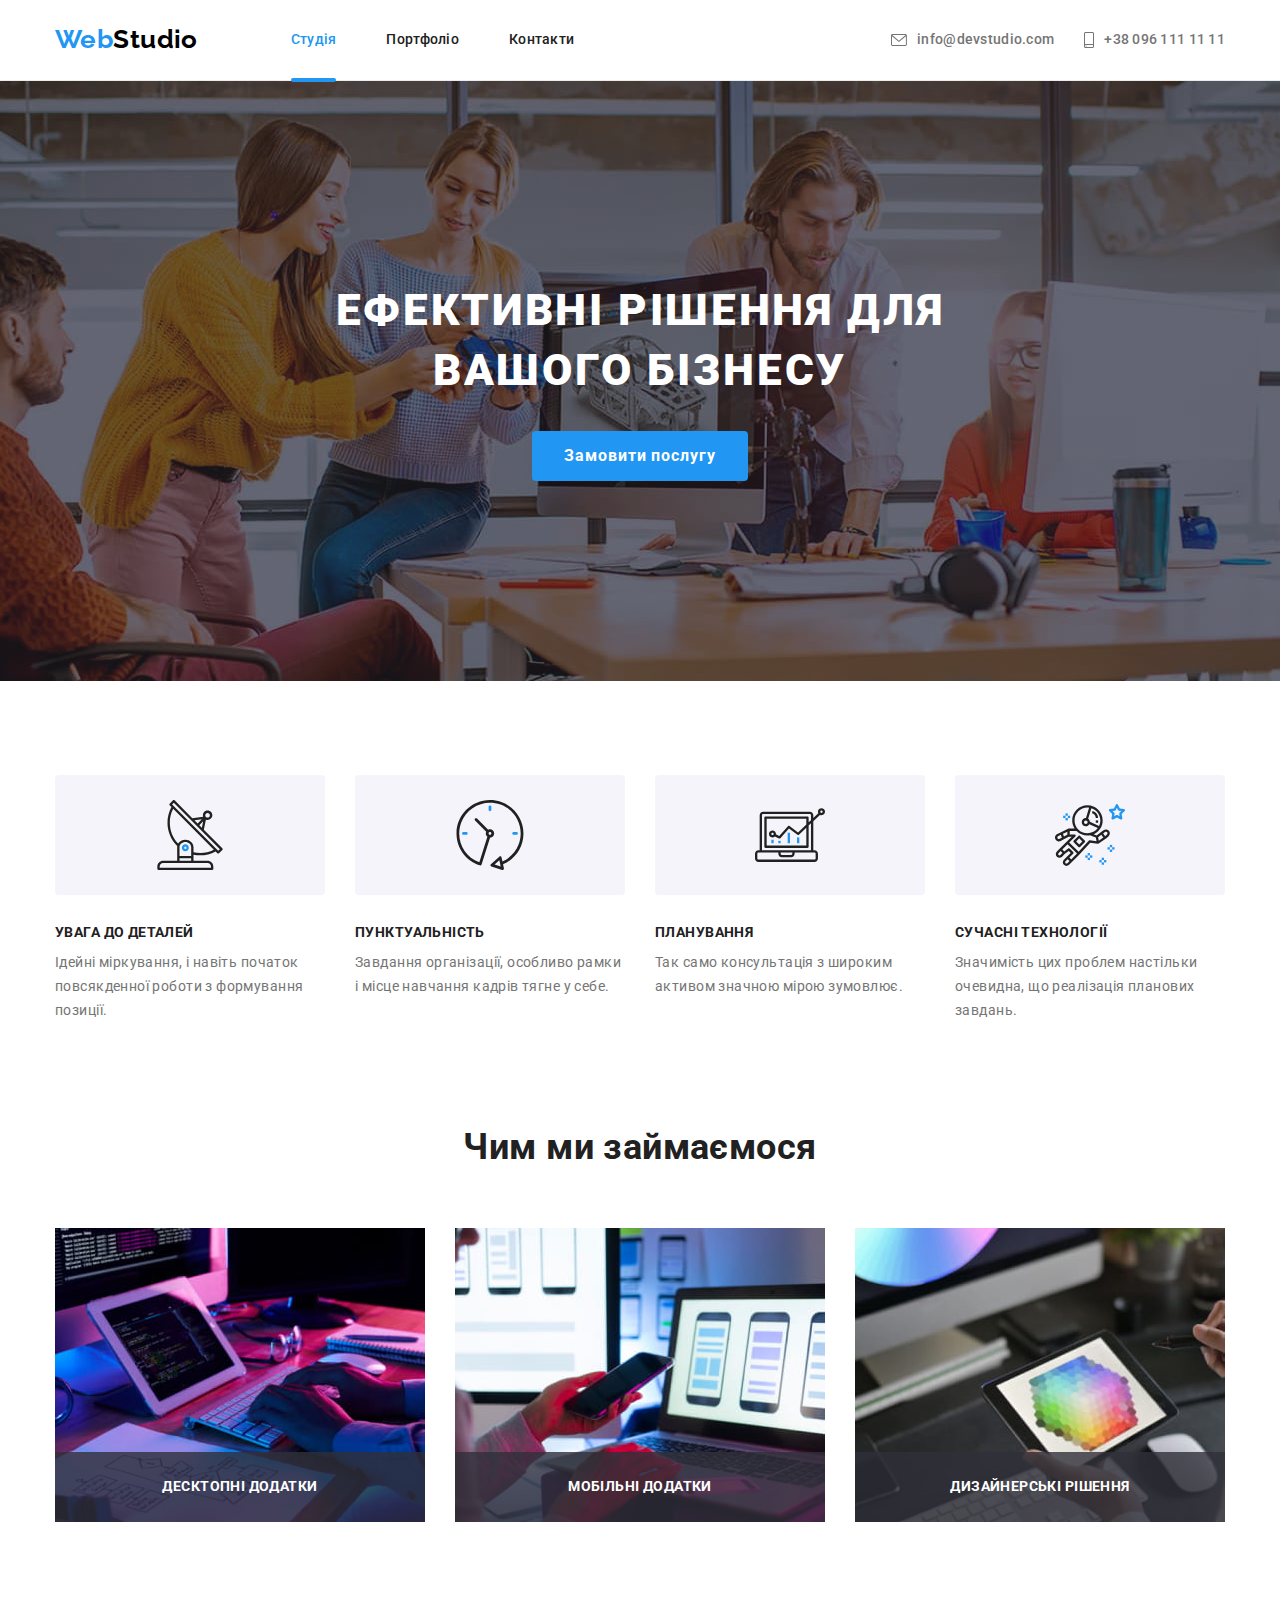
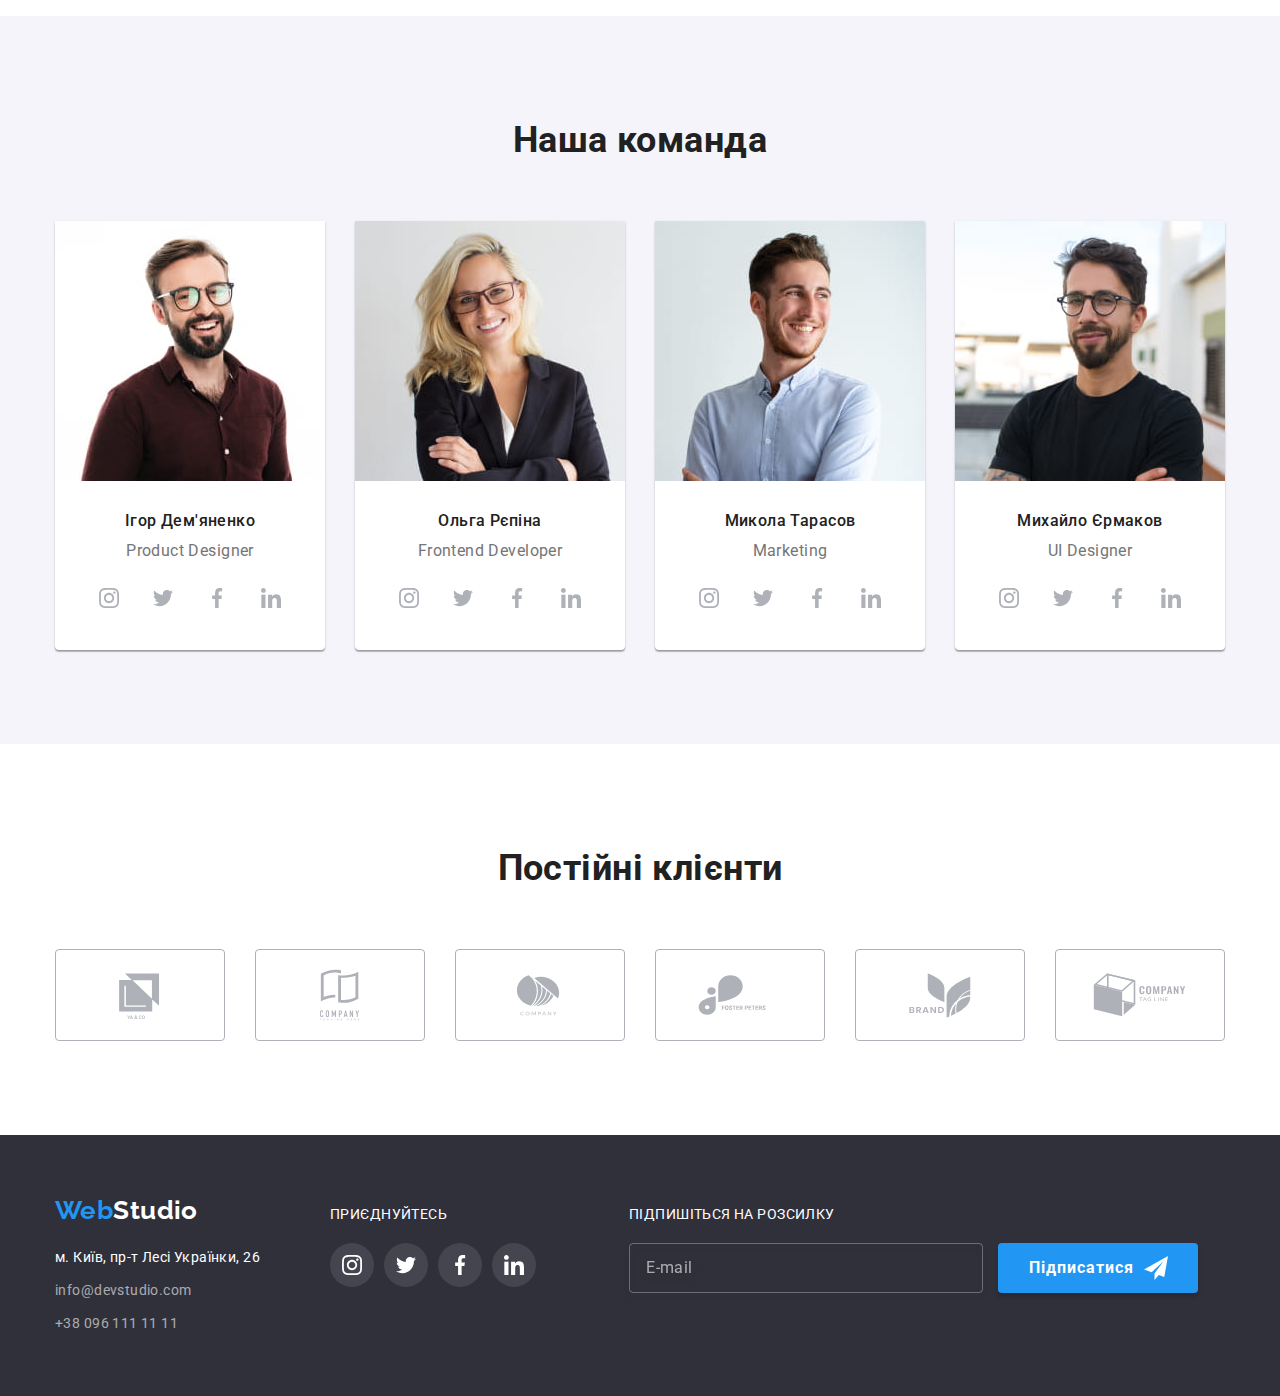
<file: index.html>
<!DOCTYPE html>
<html lang="uk">
<head>
   <meta charset="UTF-8">
   <meta http-equiv="X-UA-Compatible" content="IE=edge">
   <meta name="viewport" content="width=device-width, initial-scale=1.0">
   <title>WebStudio</title>

   <link rel="preconnect" href="https://fonts.googleapis.com">
   <link rel="preconnect" href="https://fonts.gstatic.com" crossorigin>
   <link href="https://fonts.googleapis.com/css2?family=Raleway:wght@700&family=Roboto:wght@400;500;700;900&display=swap"
      rel="stylesheet">
   <link rel="stylesheet" href="https://cdnjs.cloudflare.com/ajax/libs/modern-normalize/1.1.0/modern-normalize.min.css">
   <link rel="stylesheet" href="./css/styles.css">
</head>
<body>

   <header class="page-header">
      <div class="main-nav" >
      <nav class="header-nav">
         <a href="./index.html" class="logo"><span class="logo-accent">Web</span>Studio</a>
         <ul class="site-nav list">
            <li class="item"><a href="./index.html" class="link current">Студія</a></li>
            <li class="item"><a href="./portfolio.html" class="link">Портфоліо</a></li>
            <li class="item"><a href="#" class="link">Контакти</a></li>
         </ul>
      </nav>   
      <ul class="contact-nav list">
         <li class="item">
            <a href="mailto:info@devstudio.com" class="link">
               <svg class="icon-envelope" width="16" height="12">
                  <use href="./images/icons.svg#icon-envelope"></use>
               </svg>
            info@devstudio.com
            </a>
         </li>
         <li class="item">
            <a href="tel:+380961111111" class="link">
               <svg class="icon-smartphone" width="10" height="16">
                  <use href="./images/icons.svg#icon-smartphone"></use>
               </svg>
            +38 096 111 11 11
            </a>
         </li>
      </ul> 
      </div>
   </header>

   <main>

<!--hero-->
      <section class="hero section">
         <div class="container hero-content">
            <h1 class="hero-title">Ефективні рішення для вашого бізнесу</h1>
            <button type="button" class="button primary hero-em pointer" data-modal-open>Замовити послугу</button>
         </div>
      </section>


<!--features-->
      <section class="section">  
         <div class="container"></div>
         <!--заховати в css для індексатора <h2>Особливості</h2>-->
         <h2 class="section-title visually-hidden">Особливості</h2>  
            <ul class="features list">
               <li class="item">
                  <div class="feature-thumb"> 
                     <svg class="feature-icon">
                        <use href="./images/icons.svg#icon-antenna"></use>
                     </svg>
                  </div>
                  <h3 class="title">Увага до деталей</h3>
                  <p class="text">Ідейні міркування, і навіть початок повсякденної роботи з формування позиції.</p>
               </li>
               <li class="item">
                  <div class="feature-thumb">
                     <svg class="feature-icon">
                        <use href="./images/icons.svg#icon-clock"></use>
                     </svg>
                  </div>
                  <h3 class="title">Пунктуальність</h3>
                  <p class="text">Завдання організації, особливо рамки і місце навчання кадрів тягне у себе.</p>
               </li>
               <li class="item">
                  <div class="feature-thumb">
                     <svg class="feature-icon">
                        <use href="./images/icons.svg#icon-diagram"></use>
                     </svg>
                  </div>
                  <h3 class="title">Планування</h3>
                  <p class="text">Так само консультація з широким активом значною мірою зумовлює.</p>  
               </li>
               <li class="item">
                  <div class="feature-thumb">
                     <svg class="feature-icon">
                        <use href="./images/icons.svg#icon-astronaut"></use>
                     </svg>
                  </div>
                  <h3 class="title">Сучасні технології</h3>
                  <p class="text">Значимість цих проблем настільки очевидна, що реалізація планових завдань.</p>
               </li>
            </ul>
         </div>
      </section>

<!--work-->
      <section class="section no-padding-top"><!--no-padding-top-->
         <div class="container">
         <h2 class="section-title works-title">Чим ми займаємося</h2>       
            <ul class="works list">
               <li class="item descr">
                  <img class="pic" src="./images/img1.jpg" alt="робочий стіл за яким програміст прописує код" width="370">
                  <div class="descr-thumb">
                     <h3 class="work-descr">Десктопні додатки</h3>
                  </div>
               </li>
               <li class="item descr">
                  <img class="pic" src="./images/img2.jpg" alt="на екрані ноутбука прототип додатку телефона, що тримає в лівій руці" width="370">
                  <div class="descr-thumb">
                     <h3 class="work-descr">Мобільні додатки</h3>
                  </div>
               </li>
               <li class="item descr">
                  <img class="pic" src="./images/img3.jpg" alt="кольорова палітра на екрані планшету, який в лівій руці" width="370">
                  <div class="descr-thumb">
                     <h3 class="work-descr">Дизайнерські рішення</h3>
                  </div>
               </li>
            </ul>
         </div>
      </section>

<!--team section-->
      <section class="team section">
         <div class="container">
            <h2 class="section-title team-title">Наша команда</h2>

            <ul class="team list">
               <li class="avatar">
                  <img class="pic userpic" src="./images/avatar1.jpg" alt="молодик чорнявець в окулярах з бородою в коричневій сорочці" width="270">
                  <div class="user-descr"> 
                     <h3 class="title user-title">Ігор Дем'яненко</h3>
                     <p class="text" lang="en">Product Designer</p>   

                     <ul class="list social-icons">
                        <li class="social-item">
                           <a href="#" class="link social-link" aria-label="instagram">
                              <svg class="social-icon" width="20" height="20"> 
                                 <use href="./images/icons.svg#icon-instagram"></use>
                              </svg>
                           </a>
                        </li>
                        <li class="social-item">
                           <a href="#" class="link social-link" aria-label="twitter">
                              <svg class="social-icon" width="20" height="20">
                                 <use href="./images/icons.svg#icon-twitter"></use>
                              </svg>
                           </a>
                        </li>
                        <li class="social-item">
                           <a href="#" class="link social-link" aria-label="facebook">
                              <svg class="social-icon" width="20" height="20">
                                 <use href="./images/icons.svg#icon-facebook"></use>
                              </svg>
                           </a>
                        </li>
                        <li class="social-item">
                           <a href="#" class="link social-link" aria-label="linkedin">
                              <svg class="social-icon" width="20" height="20">
                                 <use href="./images/icons.svg#icon-linkedin"></use>
                              </svg>
                           </a>
                        </li>
                     </ul>
                  </div>
               </li>
               
               <li class="avatar">
                  <img class="pic userpic" src="./images/avatar2.jpg" alt="молода усміхнена жінка, білявка в окулярах, в чорному жакеті" width="270">
                  <div class="user-descr">
                     <h3 class="title user-title">Ольга Рєпіна</h3>
                     <p class="text" lang="en">Frontend Developer</p>
                  
                     <ul class="list social-icons">
                        <li class="social-item">
                           <a href="#" class="link social-link" aria-label="instagram">
                              <svg class="social-icon" width="20" height="20">
                                 <use href="./images/icons.svg#icon-instagram"></use>
                              </svg>
                           </a>
                        </li>
                        <li class="social-item">
                           <a href="#" class="link social-link" aria-label="twitter">
                              <svg class="social-icon" width="20" height="20">
                                 <use href="./images/icons.svg#icon-twitter"></use>
                              </svg>
                           </a>
                        </li>
                        <li class="social-item">
                           <a href="#" class="link social-link" aria-label="facebook">
                              <svg class="social-icon" width="20" height="20">
                                 <use href="./images/icons.svg#icon-facebook"></use>
                              </svg>
                           </a>
                        </li>
                        <li class="social-item">
                           <a href="#" class="link social-link" aria-label="linkedin">
                              <svg class="social-icon" width="20" height="20">
                                 <use href="./images/icons.svg#icon-linkedin"></use>
                              </svg>
                           </a>
                        </li>
                     </ul>
                  </div>
               </li>
               
               <li class="avatar">
                  <img class="pic userpic" src="./images/avatar3.jpg" alt="усміхнений молодик в блакитній сорочці дивиться в сторону" width="270">
                  <div class="user-descr">
                     <h3 class="title user-title">Микола Тарасов</h3>
                     <p class="text" lang="en">Marketing</p>
                  
                     <ul class="list social-icons">
                        <li class="social-item">
                           <a href="#" class="link social-link" aria-label="instagram">
                              <svg class="social-icon" width="20" height="20">
                                 <use href="./images/icons.svg#icon-instagram"></use>
                              </svg>
                           </a>
                        </li>
                        <li class="social-item">
                           <a href="#" class="link social-link" aria-label="twitter">
                              <svg class="social-icon" width="20" height="20">
                                 <use href="./images/icons.svg#icon-twitter"></use>
                              </svg>
                           </a>
                        </li>
                        <li class="social-item">
                           <a href="#" class="link social-link" aria-label="facebook">
                              <svg class="social-icon" width="20" height="20">
                                 <use href="./images/icons.svg#icon-facebook"></use>
                              </svg>
                           </a>
                        </li>
                        <li class="social-item">
                           <a href="#" class="link social-link" aria-label="linkedin">
                              <svg class="social-icon" width="20" height="20">
                                 <use href="./images/icons.svg#icon-linkedin"></use>
                              </svg>
                           </a>
                        </li>
                     </ul>
                  </div>
               </li>
               
               <li class="avatar">
                  <img class="pic userpic" src="./images/avatar4.jpg" alt="смуглявий чорнявець в окуляр з бородою та у чорній тенісці" width="270">
                  <div class="user-descr">
                     <h3 class="title user-title">Михайло Єрмаков</h3>
                     <p class="text" lang="en">UI Designer</p>
                  
                     <ul class="list social-icons">
                        <li class="social-item">
                           <a href="#" class="link social-link" aria-label="instagram">
                              <svg class="social-icon" width="20" height="20">
                                 <use href="./images/icons.svg#icon-instagram"></use>
                              </svg>
                           </a>
                        </li>
                        <li class="social-item">
                           <a href="#" class="link social-link" aria-label="twitter">
                              <svg class="social-icon" width="20" height="20">
                                 <use href="./images/icons.svg#icon-twitter"></use>
                              </svg>
                           </a>
                        </li>
                        <li class="social-item"> 
                           <a href="#" class="link social-link" aria-label="facebook">
                              <svg class="social-icon" width="20" height="20">
                                 <use href="./images/icons.svg#icon-facebook"></use>
                              </svg>
                           </a>
                        </li>
                        <li class="social-item">
                           <a href="#" class="link social-link" aria-label="linkedin">
                              <svg class="social-icon" width="20" height="20">
                                 <use href="./images/icons.svg#icon-linkedin"></use>
                              </svg>
                           </a>
                        </li>
                     </ul>
                  </div>
               </li>
            </ul>

         </div>
      </section>

<!-- Clients -->
      <section class="section clients">
         <div class="container">
            <h2 class="section-title">Постійні клієнти</h2>
            
            <ul class="list clients-logo">
               <li class="client-item">
                  <a class="link client-link" href="#"> 
                     <svg class="client-icon"> 
                        <use href="./images/icons.svg#icon-logo-client-1">
                        </use>
                     </svg>
                  </a>
               </li>
               <li class="client-item">
                  <a class="link client-link" href="#">
                     <svg class="client-icon">
                        <use href="./images/icons.svg#icon-logo-client-2">
                        </use>
                     </svg>
                  </a>
               </li>
               <li class="client-item">
                  <a class="link client-link" href="#">
                     <svg class="client-icon">
                        <use href="./images/icons.svg#icon-logo-client-3">
                        </use>
                     </svg>
                  </a>
               </li>
               <li class="client-item">
                  <a class="link client-link" href="#">
                     <svg class="client-icon">
                        <use href="./images/icons.svg#icon-logo-client-4">
                        </use>
                     </svg>
                  </a>
               </li>
               <li class="client-item">
                  <a class="link client-link" href="#">
                     <svg class="client-icon">
                        <use href="./images/icons.svg#icon-logo-client-5">
                        </use>
                     </svg>
                  </a>
               </li>
               <li class="client-item">
                  <a class="link client-link" href="#">
                     <svg class="client-icon">
                        <use href="./images/icons.svg#icon-logo-client-6">
                        </use>
                     </svg>
                  </a>
               </li>
            </ul>

         </div>
      </section>
  </main>

<!--footer-->
   <footer class="footer">
      <div class="container">
<!-- Address -->
         <div class="footer-container">
            <a href="./index.html" class="logo"><span class="logo-accent">Web</span>Studio</a>
            <address class="address">               
               <ul class="contacts list">
                  <li class="item"><a class="guide link" href="https://goo.gl/maps/SQqqBB3wvyVHREDV7" target="_blank" rel="noopener nofollow noreferrer">м. Київ, пр-т Лесі Українки, 26</a></li>
                  <li class="item"><a class="contact link" href="mailto:info@devstudio.com">info@devstudio.com</a></li>
                  <li class="item"><a class="contact link" href="tel:+380961111111">+38 096 111 11 11</a></li>
               </ul>
            </address>
         </div>
<!-- Social -->
         <div class="footer-thumb">
            <p class="socials">Приєднуйтесь</p>
            <ul class="list social-icons">
               <li class="social-item">
                  <a class="link social-link" href="#">
                     <svg class="social-icon" width="20" height="20">
                        <use href="./images/icons.svg#icon-instagram"></use>
                     </svg>
                  </a>
               </li>
               <li class="social-item">
                  <a class="link social-link" href="#">
                     <svg class="social-icon" width="20" height="20">
                        <use href="./images/icons.svg#icon-twitter"></use>
                     </svg>
                  </a>
               </li>
               <li class="social-item">
                  <a class="link social-link" href="#">
                     <svg class="social-icon" width="20" height="20">
                        <use href="./images/icons.svg#icon-facebook"></use>
                     </svg>
                  </a>
               </li>
               <li class="social-item">
                  <a class="link social-link" href="#">
                     <svg class="social-icon" width="20" height="20">
                        <use href="./images/icons.svg#icon-linkedin"></use>
                     </svg>
                  </a>
               </li>
            </ul>
         </div> 

<!-- e-mail input -->
         <div class="footer-thumb-join">
            <p class="socials">Підпишіться на розсилку</p>
            <input type="email" name="user-mail" class="join-input" placeholder="E-mail" required>
            <button class="button primary footer-join-btn" type="submit">Підписатися</button>
         </div>         
      </div>
   </footer>


<!--modal window--><!-- is-hidden -->
   <div class="backdrop is-hidden" data-modal>
      <div class="modal">
         <button class="close-btn" aria-label="close-btn" data-modal-close>
            <svg class="close-icon" width="18" height="18">
               <use href="./images/icons.svg#icon-close-btn"></use>
            </svg>
         </button>
         <form class="js-speaker-form modal-form" autocomplete="on">
            <h2 class="form-title">Залиште свої дані, ми вам передзвонимо</h2>

               <div class="form-field">
                  <label class="form-field-label" for="name">Ім'я</label>
                  <div class="input-wrapper">
                     <input class="modal-input" type="text" name="user-name" id="name" autocomplete="off" required>
                     <svg class="modal-icon" width="18" height="18">
                        <use href="./images/icons.svg#icon-person"></use>
                     </svg>
                  </div> 
               </div>
               
               <div class="form-field">
                  <label class="form-field-label" for="user-tel">Телефон</label>
                  <div class="input-wrapper">
                     <input class="modal-input" type="tel" name="user-tel" id="user-tel" required>
                     <svg class="modal-icon" width="18" height="18">
                        <use href="./images/icons.svg#icon-phone"></use>
                     </svg>
                  </div> 
               </div>
               
               <div class="form-field">
                  <label class="form-field-label" for="user-mail">Пошта</label>
                  <div class="input-wrapper">
                     <input class="modal-input" type="email" name="user-mail" id="user-mail" required>
                     <svg class="modal-icon" width="18" height="18">
                        <use href="./images/icons.svg#icon-email"></use>
                     </svg>
                  </div>                 
               </div>
               
               <div class="form-field textarea">
                  <label class="form-field-label" for="user-comment">Коментар</label>
                  <textarea class="modal-textarea" name="comment" id="user-comment" placeholder="Введіть текст"></textarea>
               </div>

               <div class="form-checkbox">
                  <input class="visually-hidden" type="checkbox" name="checkbox-agree" value="agree" id="checkbox-agree">
                  <label for="checkbox-agree" class="checkbox-agree">
                     <span class="icon-wrapper">
                        <svg class="agree-icon" width="13" height="9">
                           <use href="./images/icons.svg#icon-check"></use>
                        </svg>
                     </span>
                     Погоджуюся з розсилкою та приймаю 
                     <a href="#"class="modal-link">Умови договору</a>
                  </label>
               </div>
           
            
            <button class="button primary modal-btn" type="submit">Відправити</button>
         </form>
      </div>
   </div>
   
   <script src="./js/modal.js"></script>
</body>
</html>
</file>
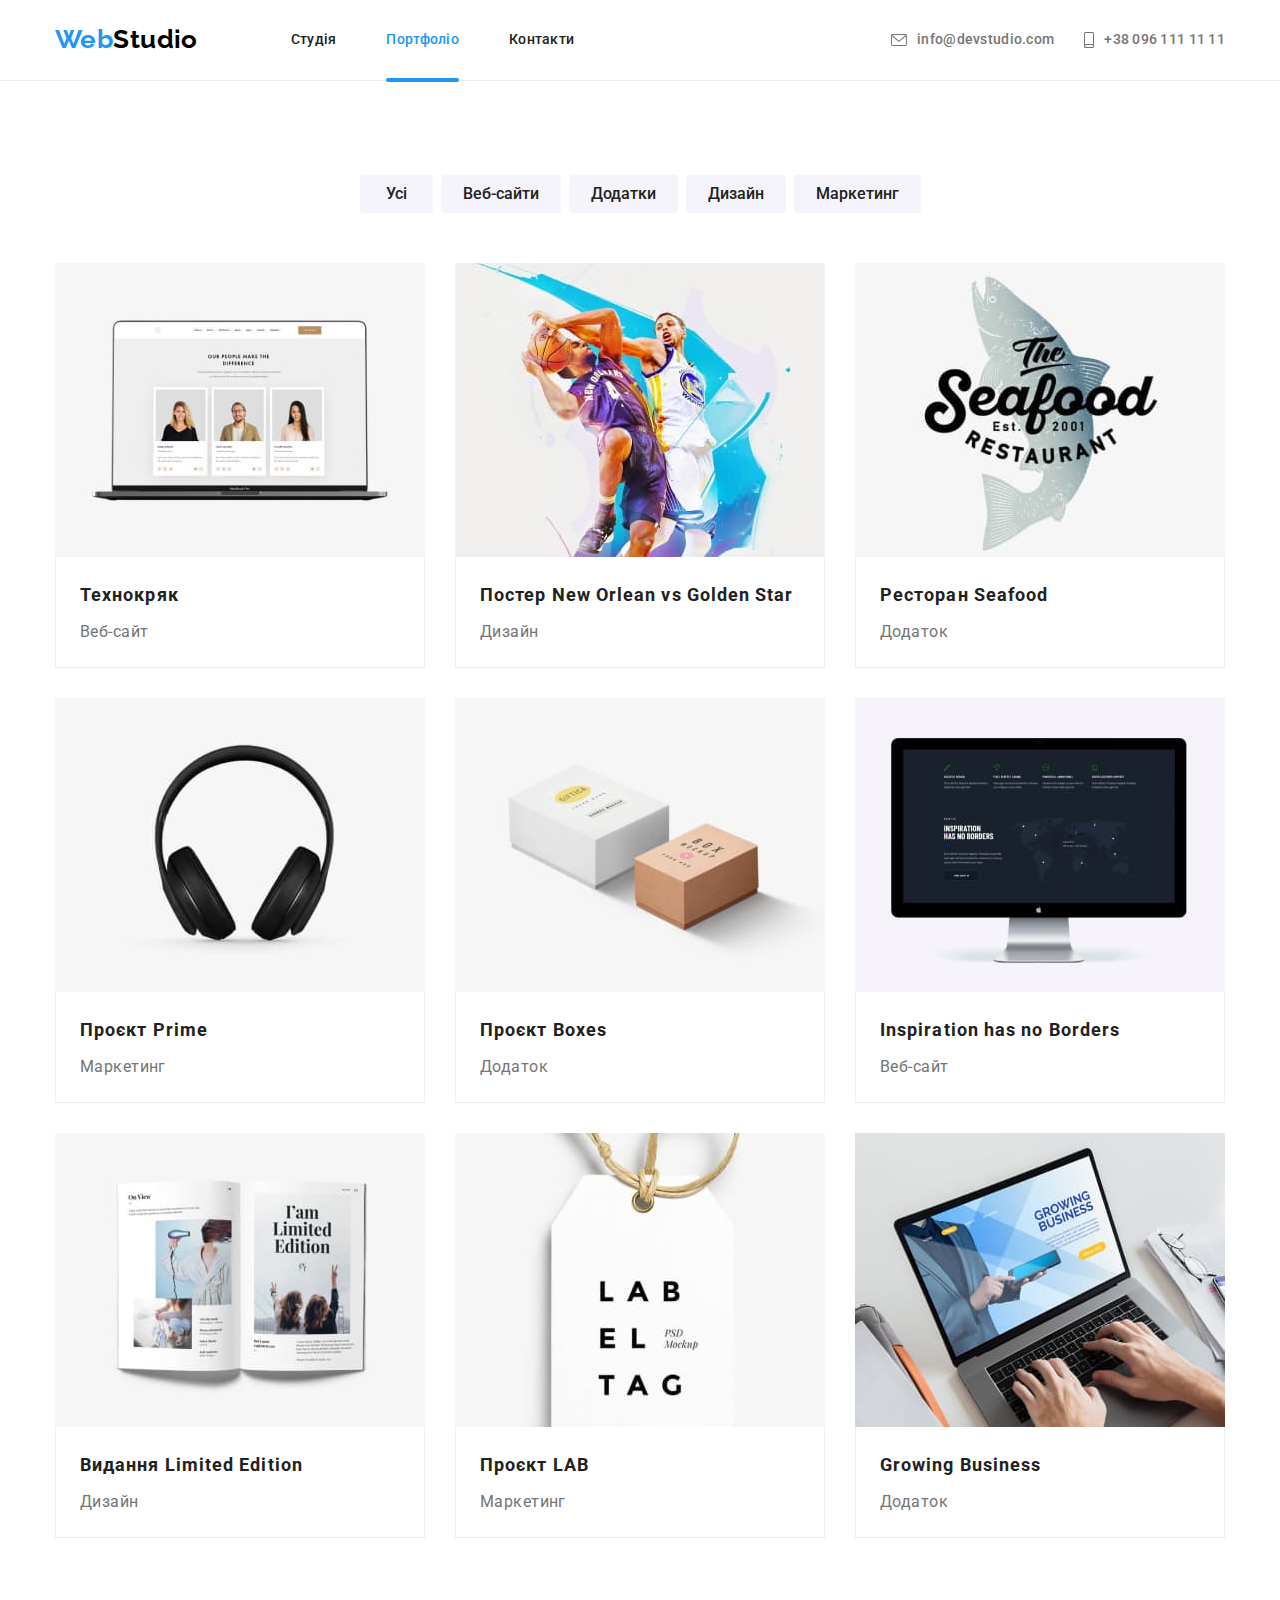
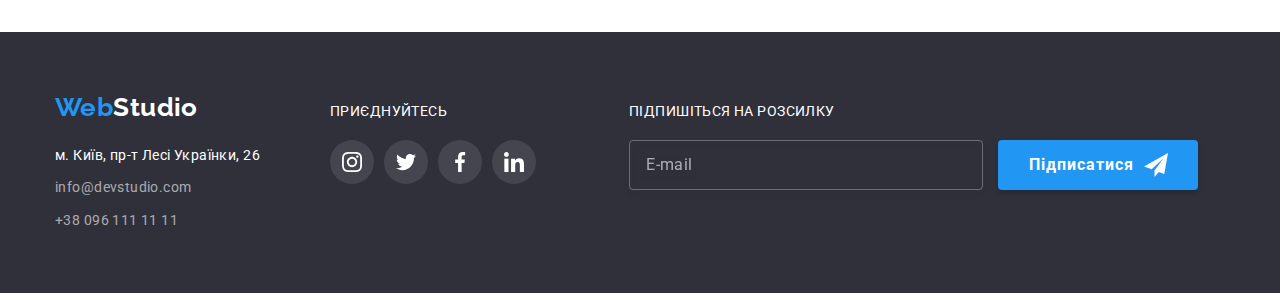
<file: portfolio.html>
<!DOCTYPE html>
<html lang="uk">

<head>
   <meta charset="UTF-8">
   <meta http-equiv="X-UA-Compatible" content="IE=edge">
   <meta name="viewport" content="width=device-width, initial-scale=1.0">
   <title>WebStudio</title>
   
   <link rel="preconnect" href="https://fonts.googleapis.com">
   <link rel="preconnect" href="https://fonts.gstatic.com" crossorigin>
   <link href="https://fonts.googleapis.com/css2?family=Raleway:wght@700&family=Roboto:wght@400;500;700;900&display=swap"
      rel="stylesheet">
   <link rel="stylesheet" href="https://cdnjs.cloudflare.com/ajax/libs/modern-normalize/1.1.0/modern-normalize.min.css">
   <link rel="stylesheet" href="./css/styles.css">
</head>

<body>
   <header class="page-header">
      <div class="main-nav">
         <nav class="header-nav">
            <a href="./index.html" class="logo"><span class="logo-accent">Web</span>Studio</a>
            <ul class="site-nav list">
               <li class="item"><a href="./index.html" class="link">Студія</a></li>
               <li class="item"><a href="./portfolio.html" class="link current">Портфоліо</a></li>
               <li class="item"><a href="#" class="link">Контакти</a></li>
            </ul>
         </nav>
         <ul class="contact-nav list">
            <li class="item">
               <a href="mailto:info@devstudio.com" class="link">
                  <svg class="icon-envelope" width="16" height="12">
                     <use href="./images/icons.svg#icon-envelope"></use>
                  </svg>
                  info@devstudio.com
               </a>
            </li>
            <li class="item">
               <a href="tel:+380961111111" class="link">
                  <svg class="icon-smartphone" width="10" height="16">
                     <use href="./images/icons.svg#icon-smartphone"></use>
                  </svg>
                  +38 096 111 11 11
               </a>
            </li>
         </ul>
      </div>
   </header>

   <main>
      <section class="portfolio section">
<!--Сховать стилями заголовок <h1>Список проєктів</h1>-->
      <h1 class="section-title visually-hidden">Список проєктів</h1>
      
<!--Portfolio-filter-list-->
      <div class="container filter-container">
         <ul class="filter-list list">
            <li class="item"><button type="button" class="button secondary filter pointer">Усі</button></li>
            <li class="item"><button type="button" class="button secondary filter pointer">Веб-сайти</button></li>
            <li class="item"><button type="button" class="button secondary filter pointer">Додатки</button></li>
            <li class="item"><button type="button" class="button secondary filter pointer">Дизайн</button></li>
            <li class="item"><button type="button" class="button secondary filter pointer">Маркетинг</button></li>
         </ul>
      </div>
      
<!--Portfolio-project-list-->
      <div class="container flex-container">
         <ul class="projects list">
            <li class="project card">
               <a class="link project-link" href="#">
                  <div class="card-thumb"> 
                     <img class="pic" src="./images/project1.jpg" alt="лептоп на екрані якого картки працівників" width="370">
                     <p class="card-descr">Ресурс пропонує комплексні пропозиції з різним рівнем функціоналу та сервісів. Все це дозволить відвідувачу отримати
                     вичерпні відомості про компанію чи приватну особу</p>
                  </div>
                  <div class="col">
                     <h2 class="title">Технокряк</h2> 
                     <p class="filter-item">Веб-сайт</p>   
                  </div>
               </a>
            </li>
         
            
            <li class="project card">
               <a class="link project-link" href="#">
                  <div class="card-thumb"> 
                     <img class="pic" src="./images/project2.jpg" alt="два баскетболісти в стрибку борються за м'яч" width="370">
                     <p class="card-descr">Ресурс пропонує комплексні пропозиції з різним рівнем функціоналу та сервісів. Все це дозволить відвідувачу отримати
                     вичерпні відомості про компанію чи приватну особу.</p>
                  </div> 
               <div class="col">
                  <h2 class="title">Постер New Orlean vs Golden Star</h2> 
                  <p class="filter-item">Дизайн</p>
               </div>
               </a>
            </li>
            
            <li class="project card"> 
               <a class="link project-link" href="#">
                  <div class="card-thumb"> 
                     <img class="pic" src="./images/project3.jpg" alt="на світлому фоні сіре зображення рибини з лого проєкту" width="370">
                     <p class="card-descr">Ресурс пропонує комплексні пропозиції з різним рівнем функціоналу та сервісів. Все це дозволить відвідувачу отримати
                     вичерпні відомості про компанію чи приватну особу.</p>
                  </div> 
               <div class="col">
                  <h2 class="title">Ресторан Seafood</h2> 
                  <p class="filter-item">Додаток</p>
               </div>
               </a>
            </li>
            
            <li class="project card"> 
               <a class="link project-link" href="#">
                  <div class="card-thumb"> 
                     <img class="pic" src="./images/project4.jpg" alt="на білому фоні навушники накладні, бездротові, чорні" width="370">
                     <p class="card-descr">Ресурс пропонує комплексні пропозиції з різним рівнем функціоналу та сервісів. Все це дозволить відвідувачу отримати
               вичерпні відомості про компанію чи приватну особу.</p>
                  </div> 
               <div class="col">
                  <h2 class="title">Проєкт Prime</h2> 
                  <p class="filter-item">Маркетинг</p>
               </div>
               </a>
            </li>
            
            <li class="project card"> 
               <a class="link project-link" href="#">
                  <div class="card-thumb"> 
                     <img class="pic" src="./images/project5.jpg" alt="на біломі фоні дві коробки, біла та бежева" width="370">
                     <p class="card-descr">Ресурс пропонує комплексні пропозиції з різним рівнем функціоналу та сервісів. Все це дозволить відвідувачу отримати
               вичерпні відомості про компанію чи приватну особу.</p>
                  </div> 
               <div class="col">
                  <h2 class="title">Проєкт Boxes</h2> 
                  <p class="filter-item">Додаток</p>
               </div>
               </a>
            </li>
            
            <li class="project card"> 
               <a class="link project-link" href="#">
                  <div class="card-thumb">  
                     <img class="pic" src="./images/project6.jpg" alt="моноблок" width="370">
                     <p class="card-descr">Ресурс пропонує комплексні пропозиції з різним рівнем функціоналу та сервісів. Все це дозволить відвідувачу отримати
               вичерпні відомості про компанію чи приватну особу.</p>
                  </div> 
               <div class="col">
                  <h2 class="title">Inspiration has no Borders</h2> 
                  <p class="filter-item">Веб-сайт</p>
               </div>
               </a>
            </li>
            
            <li class="project card"> 
               <a class="link project-link" href="#">
                  <div class="card-thumb"> 
                     <img class="pic" src="./images/project7.jpg" alt="розгорнутий жіночий журнал" width="370">
                     <p class="card-descr">Ресурс пропонує комплексні пропозиції з різним рівнем функціоналу та сервісів. Все це дозволить відвідувачу отримати
               вичерпні відомості про компанію чи приватну особу.</p>
                  </div> 
               <div class="col">
                  <h2 class="title">Видання Limited Edition </h2> 
                  <p class="filter-item">Дизайн</p>
               </div>
               </a>
            </li>
            
            <li class="project card"> 
               <a class="link project-link" href="#">
                  <div class="card-thumb"> 
                     <img class="pic" src="./images/project8.jpg" alt="на білому фоні етикетка проєкту" width="370">
                     <p class="card-descr">Ресурс пропонує комплексні пропозиції з різним рівнем функціоналу та сервісів. Все це дозволить відвідувачу отримати
               вичерпні відомості про компанію чи приватну особу.</p>
                  </div> 
               <div class="col">
                  <h2 class="title">Проєкт LAB</h2> 
                  <p class="filter-item">Маркетинг</p>
               </div>
               </a>
            </li>
            
            <li class="project card"> 
               <a class="link project-link" href="#">
                  <div class="card-thumb"> 
                     <img class="pic" src="./images/project9.jpg" alt="руки на клавіатурі ноутбуку, на екрані про масштабування бізнесу" width="370">
                     <p class="card-descr">Ресурс пропонує комплексні пропозиції з різним рівнем функціоналу та сервісів. Все це дозволить відвідувачу отримати
               вичерпні відомості про компанію чи приватну особу.</p>
                  </div> 
               <div class="col">
                  <h2 class="title">Growing Business</h2> 
                  <p class="filter-item">Додаток</p>
               </div>
               </a>
            </li>
         </ul>
      </div> 
      </div>
      </section>  
   </main>

<!--footer-->
   <footer class="footer">
      <div class="container">
         <div class="footer-container">
            <a href="./index.html" class="logo"><span class="logo-accent">Web</span>Studio</a>
            <address class="address">
               <ul class="contacts list">
                  <li class="item"><a class="guide link" href="https://goo.gl/maps/SQqqBB3wvyVHREDV7" target="_blank"
                        rel="noopener nofollow noreferrer">м. Київ, пр-т Лесі Українки, 26</a></li>
                  <li class="item"><a class="contact link" href="mailto:info@devstudio.com">info@devstudio.com</a></li>
                  <li class="item"><a class="contact link" href="tel:+380961111111">+38 096 111 11 11</a></li>
               </ul>
            </address>
         </div>

         <div class="footer-thumb">
            <p class="socials">Приєднуйтесь</p>
            <ul class="list social-icons">
               <li class="social-item">
                  <a class="link social-link" href="#">
                     <svg class="social-icon" width="20" height="20">
                        <use href="./images/icons.svg#icon-instagram"></use>
                     </svg>
                  </a>
               </li>
               <li class="social-item">
                  <a class="link social-link" href="#">
                     <svg class="social-icon" width="20" height="20">
                        <use href="./images/icons.svg#icon-twitter"></use>
                     </svg>
                  </a>
               </li>
               <li class="social-item">
                  <a class="link social-link" href="#">
                     <svg class="social-icon" width="20" height="20">
                        <use href="./images/icons.svg#icon-facebook"></use>
                     </svg>
                  </a>
               </li>
               <li class="social-item">
                  <a class="link social-link" href="#">
                     <svg class="social-icon" width="20" height="20">
                        <use href="./images/icons.svg#icon-linkedin"></use>
                     </svg>
                  </a>
               </li>
            </ul>
         </div>
          <!-- e-mail input -->
         <div class="footer-thumb-join">
            <p class="socials">Підпишіться на розсилку</p>
            <input type="email" name="user-mail" class="join-input" placeholder="E-mail" required>
            <button class="button primary footer-join-btn" type="submit">Підписатися</button>
         </div>
         </div>
      </div>
   </footer>
</body>
    
</html>
</file>
<file: css/styles.css>
/* завантажується з нормалайз
html {
    box-sizing: border-box;
}
*,
*::before, 
*::after {
    box-sizing: inherit;
}*/
:root {
    --transition-duration: 250ms;
    --transition-timing-function: cubic-bezier(0.4, 0, 0.2, 1);

    --primary-background-color: #F5F5F5;
    --secondary-background-color: #F5F4FA;
    --primary-text-color: #757575;
    --secondary-text-color: #212121;
    --accent-color: #2196F3;
    --primary-white-color: #ffffff;
    --secondary-white: rgba(255, 255, 255, 0.6);
    --brand-color: #000000;
    --footer-bg-color: #2F303A;
    --gradient-hero: rgba(47, 48, 58, 0.4);
    --descr-opacity: rgba(47, 48, 58, 0.8);
    --descr-accent-opacity: rgba(33, 150, 243, 0.9);
    --icon-current-color: #AFB1B8;

    --border-header-stroke: #ECECEC;
    --border-card-stroke: #EEEEEE;

    --avatar-box-shadow: 0px 1px 3px rgba(0, 0, 0, 0.12), 
        0px 1px 1px rgba(0, 0, 0, 0.14), 
        0px 2px 1px rgba(0, 0, 0, 0.2);
    --avatar-border-radius: 0px 0px 4px 4px;

    --box-shadow-portfolio-filter: 0px 3px 1px rgba(0, 0, 0, 0.1),
        0px 1px 2px rgba(0, 0, 0, 0.08),
        0px 2px 2px rgba(0, 0, 0, 0.12);
    --box-shadow-portfolio: 0px 1px 1px rgba(0, 0, 0, 0.12),
        0px 4px 4px rgba(0, 0, 0, 0.06),
        1px 4px 6px rgba(0, 0, 0, 0.16);
   
    --modal-backdrop-color: rgba(0, 0, 0, 0.2);
    --modal-window-box-shadow: 0px 1px 3px rgba(0, 0, 0, 0.12),
        0px 1px 1px rgba(0, 0, 0, 0.14),
        0px 2px 1px rgba(0, 0, 0, 0.2);
    --modal-window-border-radius: 4px;

    --modal-close-btn-border: 1px solid rgba(0, 0, 0, 0.1);
    --modal-close-btn-box-shadow: 0px 1px 3px rgba(0, 0, 0, 0.12), 0px 1px 1px rgba(0, 0, 0, 0.14), 0px 2px 1px rgba(0, 0, 0, 0.2);
    --modal-input-border: 1px solid rgba(33, 33, 33, 0.2);

    --main-font-family: Roboto;
    --logo-font-family: Raleway;
}
body {
    /*margin: 0; теж нормалізатора*/
    background-color: var(--primary-white-color);
    color: var(--primary-text-color);

    font-family: var(--main-font-family), sans-serif;
    /*font-style: normal;
    font-weight: 400;*/
    font-size: 14px;
    line-height: 1.7;
    letter-spacing: 0.03em;

}
h1,h2,h3,h4,h5,h6,p {
    margin: 0;
}

.list {
    padding: 0;
    margin: 0;

    list-style: none;
}

.link {
    text-decoration: none;
}

/*Стилі main index.html*/
/*header*/

.page-header {
    border-bottom-width: 1px;
    border-bottom-style: solid;
    border-bottom-color: var(--border-header-stroke);
}
.main-nav {
    display: flex;
    align-items: center;
    margin-left: auto;
    margin-right: auto;
    width: 1200px;
    padding-left: 15px;
    padding-right: 15px;

}

.header-nav {
    display: flex;
}
.logo {
    display: block;
    align-items: center;
    padding-top: 24px;
    padding-bottom: 25px;
    
    color: var(--brand-color);
    text-decoration: none;
    font-family: var(--logo-font-family);
    font-weight: 700;
    font-size: 26px;
    line-height: 1.2;
}
.logo-accent {
    
    color: var(--accent-color);
}

.site-nav {
    display: flex;
    margin-left: 93px;

    font-weight: 500;
    line-height: 1.14;
    letter-spacing: 0.02em;
}
.site-nav .item:not(:first-child) {
    margin-left: 50px;
}

.site-nav .link {
    display: block;
    padding-top: 32px;
    padding-bottom: 32px;

    color: var(--secondary-text-color);
    transition: color var(--transition-duration) var(--transition-timing-function);
    
}

.site-nav .link:hover, 
.site-nav .link:focus,
.site-nav .link.current,
.contact-nav .link:hover,
.contact-nav .link:focus {
    
    color: var(--accent-color);
}

.current {
    position: relative;  
}

.current::after {
    position: absolute;
    content: '';
    bottom: -0.1rem;
    
    display: block;
    
    width: 100%;
    height: 4px;
    border-radius: 2px;
     
    background-color: var(--accent-color);
}

.contact-nav .link:hover .icon-envelope,
.contact-nav .link:focus .icon-envelope,
.contact-nav .link:hover .icon-smartphone,
.contact-nav .link:focus .icon-smartphone {

    fill: var(--accent-color)
}

.contact-nav {
    display: flex;
    margin-left: auto;

    font-weight: 500;
    line-height: 1.14;
    letter-spacing: 0.02em;
}

.contact-nav .link {
    width: 100%;
    height: 100%;
    display: flex;
    align-items: center;
    justify-content: center;
    
    padding-top: 32px;
    padding-bottom: 32px;
   
    color: var(--primary-text-color);
    transition: color var(--transition-duration) var(--transition-timing-function);
    
}
.contact-nav .item +.item {
    margin-left: 30px;
}

.icon-envelope,
.icon-smartphone {
    margin-right: 10px;

    fill: var(--primary-text-color);

    transition: fill var(--transition-duration) var(--transition-timing-function); 
}

/*section hero*/
.hero.section {
    max-width: 1600px;
    height: 600px;
    margin-left: auto;
    margin-right: auto;

    background-image: linear-gradient(to right, var(--gradient-hero), var(--gradient-hero)), url(../images/hero.jpg);
    background-repeat: no-repeat;
    background-position: center;
    background-size: cover;

    padding: 0;
}
.container {
    margin-left: auto;
    margin-right: auto;
    width: 1200px;
    padding-left: 15px;
    padding-right: 15px;
}

.container.hero-content {
    display: flex;
    flex-direction: column;
    align-items: center;
    text-align: center;

    padding-top: 200px;
    padding-bottom: 200px;
}


.hero-title {    
    margin-top: 0;
    margin-bottom: 30px;

    max-width: 696px;
    
         
    color: var(--primary-white-color);
    
    font-family: var(--main-font-family);
    font-weight: 900;
    font-size: 44px;
    line-height: 1.36;
    text-transform: uppercase;
    letter-spacing: 0.06em;

}
/*button hero*/
.button {
    display: inline-block;
    border: 1px solid transparent;
    border-radius: 4px;
    min-width: 73px;
    /* text-align: center; */
    padding: 6px 22px;

    color: var(--secondary-text-color);
    background-color: var(--secondary-background-color);
    border: var(--secondary-background-color);

    transition: color var(--transition-duration) var(--transition-timing-function), 
    background-color var(--transition-duration) var(--transition-timing-function), 
    border-color var(--transition-duration) var(--transition-timing-function);
    
    
    font-family: inherit;
    font-weight: 700;
    font-size: 16px;
    line-height: 1.88;
}
.button.hero-em {
    padding: 10px 32px;
    min-width: 216px;

    letter-spacing: 0.06em;
}
.button.primary {
    color: var(--primary-white-color);
    background: var(--accent-color);
}
.pointer {
    cursor: pointer;
}
.button:hover,
.button:focus,
.button:active {
    color: var(--primary-white-color);
    background-color: var(--accent-color);
    border-color: var(--accent-color);
}

.section {
    padding-top: 94px;
    padding-bottom: 94px;

}
.section.no-padding-top {
    padding-top: 0px;
    
}
.section-title {
    margin-top: 0;
    margin-bottom: 50px;
    color: var(--secondary-text-color);

    /*font-weight: 700;defolt for title*/
    font-size: 36px;
    line-height: 1.7;
    text-align: center;
}
.visually-hidden {
    position: absolute;
    clip: rect(0 0 0 0);
    width: 1px;
    height: 1px;
    margin: -1px;
    border: 0;
    padding: 0;
    white-space: nowrap;
    clip-path: inset(100%);
    overflow: hidden;
}
/*features*/

.features {
    display: flex;
    flex-wrap: wrap;
    justify-content: center;
}
.features .item {
    width: 270px;
}

.features .item +.item {
    margin-left: 30px;
}

.feature-thumb {
    display: block;
    width: 270px;
    height: 120px;
    padding: 25px 100px;
    margin-bottom: 30px;

    background-color: var(--secondary-background-color);
    border-radius: 4px;
        
} 
.feature-icon {
    width: 70px;
    height: 70px;
}

.features .title {
    margin-bottom: 10px;

    color: var(--secondary-text-color);

    font-size: 14px;
    /*font-weight: 700;defolt*/
    line-height: 1.14;
    text-transform: uppercase;
}
.features .text {
    margin-top: 0;
    margin-bottom: 0;
    line-height: 1.71;
    /* or 171% */
}

/*work*/
.works {
    display: flex;
    justify-content: center;
     
}
.works .item +.item {
    margin-left: 30px;
}
.descr {
    position:relative;
}

.descr-thumb {
    position: absolute;
    bottom: 0;
    width: 100%;
    height: 70px;

    background-color: var(--descr-opacity);
}

.work-descr {
    position: absolute;
    top:50%;
    left:50%;
    transform: translate(-50%, -50%);

    font-size: 14px;
    line-height: 1.14;   
    text-transform: uppercase;

    color: var(--primary-white-color);
}
.pic {
    display: block;
}

/*team section*/
.team.section {
    background-color: var(--secondary-background-color);
}

.team .avatar+.avatar {
    margin-left: 30px;
}

.team.list,
.avatar .social-icons {
    display: flex;
}

.avatar {  
    background-color: var(--primary-white-color);
    box-shadow: var(--avatar-box-shadow);
    border-radius: var(--avatar-border-radius);
}

.user-descr {
    padding: 30px 32px;
    text-align: center;
    
}
.user-title {
    margin-bottom: 10px;
}

.user-descr .text {
    margin-bottom: 16px;
}

.team .title {
    color: var(--secondary-text-color);

    font-weight: 500;
    font-size: 16px;
    line-height: 1.2;
}

.team .text {
    color:var(--primary-text-color);

    font-size: 16px;
    line-height: 1.2;
}

.avatar .social-item {
    width: 44px;
    height: 44px; 
}

.social-item +.social-item {
    margin-left: 10px;
}

.avatar .social-link {
    width: 100%;
    height: 100%;
    display: flex;
    align-items: center;
    justify-content: center;
    border-radius: 50%;

    transition: background-color var(--transition-duration) var(--transition-timing-function);   
}

.avatar .social-link:hover,
.avatar .social-link:focus {

    background-color: var(--accent-color);
}

.avatar .social-link:hover .social-icon,
.avatar .social-link:focus .social-icon {

    fill:var(--primary-white-color)
}
.avatar .social-icon {
    fill: var(--icon-current-color);

    transition: fill var(--transition-duration) var(--transition-timing-function);   
}


/*clients*/
.clients-logo {
    display: flex;
    flex-wrap: wrap;
    justify-content: center;
}

.client-item {
    width: 170px;
    height: 92px;
    
}

.client-item +.client-item {
    margin-left: 30px;
}

.client-link {
    width: 100%;
    height: 100%;
    display: flex;
    justify-content: center;
    padding: 16px 32px;
    border: 1px solid var(--icon-current-color);
    border-radius: 4px;

    transition: border var(--transition-duration) var(--transition-timing-function);
    
}

.client-link:hover,
.client-link:focus {
    
    border: 1px solid var(--accent-color);
}

.client-link:hover .client-icon,
.client-link:focus .client-icon {

    fill: var(--accent-color)
}

.client-icon {
    
    width: 106px;
    height: 60px;

    fill: var(--icon-current-color);

    transition: fill var(--transition-duration) var(--transition-timing-function);  
}


/*footer*/
/* Address */
.footer {
    padding-top: 60px;
    padding-bottom: 60px;

    background-color: var(--footer-bg-color);
}

.footer .container {
    display: flex;
    justify-content: flex-start;
    align-items: baseline;
    
}
.footer-container  {
    flex-direction: column;
       
}

.footer .logo {
    padding-top: 0px;
    padding-bottom: 0px;
    margin-bottom: 20px;

    color: var(--primary-white-color);
}

.address {
    font-style: inherit;
}

.contacts.list {
    display: flex;
    flex-direction: column;
}

.contacts .item:not(:last-child) {
    margin-bottom: 9px;
}

.guide {
    line-height: 1.71;
    color: var(--primary-white-color);
    
}

.contact {  
    line-height: 1.71;
    color: var(--secondary-white);

    transition: color var(--transition-duration) var(--transition-timing-function);
}

.contacts .contact:hover,
.contacts .contact:focus {
   
    color: var(--accent-color)
}

/* Social */
.footer-thumb {
    width: 206px;
    height: 80px;
    
    margin-left: 70px;   
}

.footer-thumb .socials,
.footer-thumb-join .socials {
    margin-top: 0;
    margin-bottom: 20px;
    
    font-size: 14px;
    line-height: 1.14;
    text-transform: uppercase;

    color: var(--primary-white-color);
}

.footer-thumb .social-icons {
    display: flex;
    justify-content: center;
    align-items: center; 
}

.footer-thumb .social-item {
    width: 44px;
    height: 44px;
}

.social-item+.social-item {
    margin-left: 10px;
}

.footer-thumb .social-link {
    width: 100%;
    height: 100%;
    display: flex;
    align-items: center;
    justify-content: center;
    border-radius: 50%;
    background-color: rgba(255, 255, 255, 0.1);
    color: var(--primary-white-color); 

    transition: background-color var(--transition-duration) var(--transition-timing-function);
}

.footer-thumb .social-link:hover,
.footer-thumb .social-link:focus {
    background-color: var(--accent-color);
}

.footer-thumb .social-icon {
    fill: currentColor;
}

/*e-mail input*/

.footer-thumb-join {
    width: 570px;
    height: 86px;

    margin-left: 93px;
}
.join-input {
    margin: 0;
    padding: 15px 16px;
    width: 354px;
    height: 50px;

    background-color: inherit;
    border-radius: var(--modal-window-border-radius);
    border: 1px solid rgba(255, 255, 255, 0.3);
    filter: drop-shadow(0px 4px 4px rgba(0, 0, 0, 0.15));
    /* transition: border var(--transition-duration) var(--transition-timing-function); */
}
.join-input::placeholder {       
    font-size: 16px;
    line-height: 1.25;
    letter-spacing: 0.03em;

    color: rgba(255, 255, 255, 0.6);
}

.footer-join-btn {
    display: inline-flex;
    justify-content: center;
    align-items: center;
    width: 200px;
    height: 50px;
    padding: 10px 28px;
    margin-left: 12px;
    
    box-shadow: 0px 4px 4px rgba(0, 0, 0, 0.15);
    border-radius: 4px;

    letter-spacing: 0.06em;
    cursor: pointer;
}

.footer-join-btn::after {
    content: " ";
    width: 24px;
    height: 24px;
    margin-left: 10px;
    background-image: url(../images/icon-send.svg);
}



/*Стилі main portfolio.html*/
/*filter list*/
.container.filter-container {   
    justify-content: center;
}

.filter-list {
    display: flex;
    justify-content: center;
    padding-top: 0;
    padding-right: 0;
    padding-bottom: 0px;
    padding-left: 0;
    
    margin-bottom: 50px;
}

.filter-list .item +.item {
    margin-left: 8px;
}
.filter {

    font-weight: 500;
    font-size: 16px;
    line-height: 1.62;

    color: var(--secondary-text-color);

    transition: color var(--transition-duration) var(--transition-timing-function), 
    background-color var(--transition-duration) var(--transition-timing-function), 
    box-shadow var(--transition-duration) var(--transition-timing-function);
  
}

.button.filter:hover,
.button.filter:focus {

    color: var(--primary-white-color);
    background-color: var(--accent-color);
    box-shadow: var(--box-shadow-portfolio-filter);
}

/*portfolio projects list*/
.projects {
    display: flex;
    flex-wrap: wrap;
}

.project.card {
    width: 370px;
    margin-right: 30px;
    margin-bottom: 30px;
    
    background-color: var(--primary-white-color);
    transition: box-shadow var(--transition-duration) var(--transition-timing-function);
}

.card:nth-child(3n) {
    margin-right: 0;
}
.card:nth-last-child(-n+3) {
    margin-bottom: 0;
}

.project.card:hover {
    box-shadow: var(--box-shadow-portfolio);  
}

.project-link:hover .card-descr,
.project-link:focus .card-descr {
    opacity: 1;
    transform: translateY(0);   
}

.card-thumb {
    position: relative;
    overflow: hidden;
}

.card-descr {
    position: absolute;
    top: 0;
    left: 0;
    width: 100%;
    height: 100%;

    opacity: 0;
    transform: translateY(101%);
    transition: transform var(--transition-duration) var(--transition-timing-function),
    opacity var(--transition-duration) var(--transition-timing-function);
    
    
    /* overflow: auto; */

    padding: 63px 24px;
    font-size: 18px;
    line-height: 1.56;
    /* or 156% */

    color: var(--primary-white-color);
    background-color: var(--descr-accent-opacity);
}


.col {
    display: flex;
    flex-direction: column;
    align-items: flex-start;
    padding-top: 20px;
    padding-right: 24px;
    padding-bottom: 20px;
    padding-left: 24px;
    border-right: 1px solid var(--border-card-stroke);
    border-bottom: 1px solid var(--border-card-stroke);
    border-left: 1px solid var(--border-card-stroke);
}
.col .title {
    margin-bottom: 4px;
}

.projects .title {
    color: var(--secondary-text-color);

    /*font-weight: 700; defolt for title*/
    font-size: 18px;
    line-height: 2;
    letter-spacing: 0.06em;
}

.project .filter-item {
    color: var(--primary-text-color);

    font-size: 16px;
    line-height: 1.88;
}
    

/* modal window */
.backdrop {
    position:fixed;
    top: 0;
    left: 0;
    width: 100%;
    height: 100%;
    background-color: var(--modal-backdrop-color);
    opacity: 1; 
    visibility: visible;
    transition: opacity var(--transition-duration) var(--transition-timing-function), 
    visibility var(--transition-duration) var(--transition-timing-function);
}

.backdrop.is-hidden {
    visibility: hidden;
    opacity: 0;
    pointer-events: none;  
}

.modal {
    position: absolute;
    top: 50%;
    left: 50%;
    
    transform: translate(-50%, -50%);

    min-width: 528px;
    min-height: 581px;
    padding: 0;

    background-color: var(--primary-white-color);
    box-shadow: var(--modal-window-box-shadow);
    border-radius: var(--modal-window-border-radius);
    
}

.close-btn {
    position: absolute;
    top: 8px;
    right: 8px;

    display: flex;
    align-items: center;
    width: 30px;
    height: 30px;
    
    border-radius: 50%;
    border: var(--modal-close-btn-border);
    background-color: var(--primary-white-color);
    box-shadow: var(--modal-close-btn-box-shadow);

}

.close-btn:hover .close-icon {
    fill: var(--accent-color);
}

.close-icon {
    
    fill: var(--brand-color);
    transition: fill var(--transition-duration) var(--transition-timing-function);
}

.modal-form {
    display: flex;
    flex-direction: column;
    align-items: center;
    padding: 40px;
}

.form-title {
    margin-bottom: 12px;
    
    font-size: 20px;
    line-height: 1.15;
    text-align: center;
    
    color: var(--secondary-text-color);
}

.form-field {

    margin-bottom: 10px;
    display: flex;
    flex-direction: column; 
}

.form-field-label {
    margin-bottom: 4px;

    font-size: 12px;
    line-height: 1.17;
    /* identical to box height */
    letter-spacing: 0.01em;   
}
.input-wrapper {
    position: relative;
}

.modal-input {
    
    padding: 11px 12px 11px 42px;
    width: 448px;
    height: 40px;

    border: var(--modal-input-border);
    border-radius: var(--modal-window-border-radius);
    transition: border var(--transition-duration) var(--transition-timing-function);
}

.modal-input:hover,
.modal-input:focus,
.modal-textarea:hover,
.modal-textarea:focus {
    border: 1px solid var(--accent-color);
}

.modal-icon {
    position: absolute;
    top: 50%;
    left: 12px;
    transform: translateY(-50%);
    /* margin-right: 12px; */
    
    fill: var(--secondary-text-color);
    transition: fill var(--transition-duration) var(--transition-timing-function);
}

.modal-input:hover ~ .modal-icon,
.modal-input:focus ~ .modal-icon {
    fill: var(--accent-color);
}

.form-field.textarea {
    margin-bottom: 20px;
}
.modal-textarea {
    resize: none;

    padding: 12px 16px;
    
    width: 448px;
    height: 120px;
    font: inherit;
    
    border: var(--modal-input-border);
    border-radius: var(--modal-window-border-radius);
    transition: border var(--transition-duration) var(--transition-timing-function);
}

.form-checkbox {
    margin-bottom: 30px;

    display: block;
    width: 423px;
    height: 24px;
}

.checkbox-agree {
    position: relative;
    margin-left: 23px;
}

.checkbox-agree .icon-wrapper {
    position: absolute;
    top:0;
          
    display: flex;
    justify-content: center;
    align-items: center;

    width: 16px;
    height: 15px;

    border: 2px solid var(--brand-color);
    border-radius: 2px;
    box-shadow: 0px 4px 4px rgba(0, 0, 0, 0.25);

}
.checkbox-agree .agree-icon {
    fill: transparent;
}

.form-checkbox input:checked+.checkbox-agree .icon-wrapper {
    background-color: var(--accent-color);
    border: none;
    border-radius: 2px;
}
.form-checkbox input:checked + .checkbox-agree .agree-icon {
    fill: var(--primary-white-color);
    
}

.modal-link {
    color: var(--accent-color);
}
.modal-btn {
    width: 200px;
    height: 50px;
    padding: 10px 52px;
    box-shadow: 0px 4px 4px rgba(0, 0, 0, 0.15);
    border-radius: 4px;
    
    letter-spacing: 0.06em;
    cursor: pointer;
}
</file>
